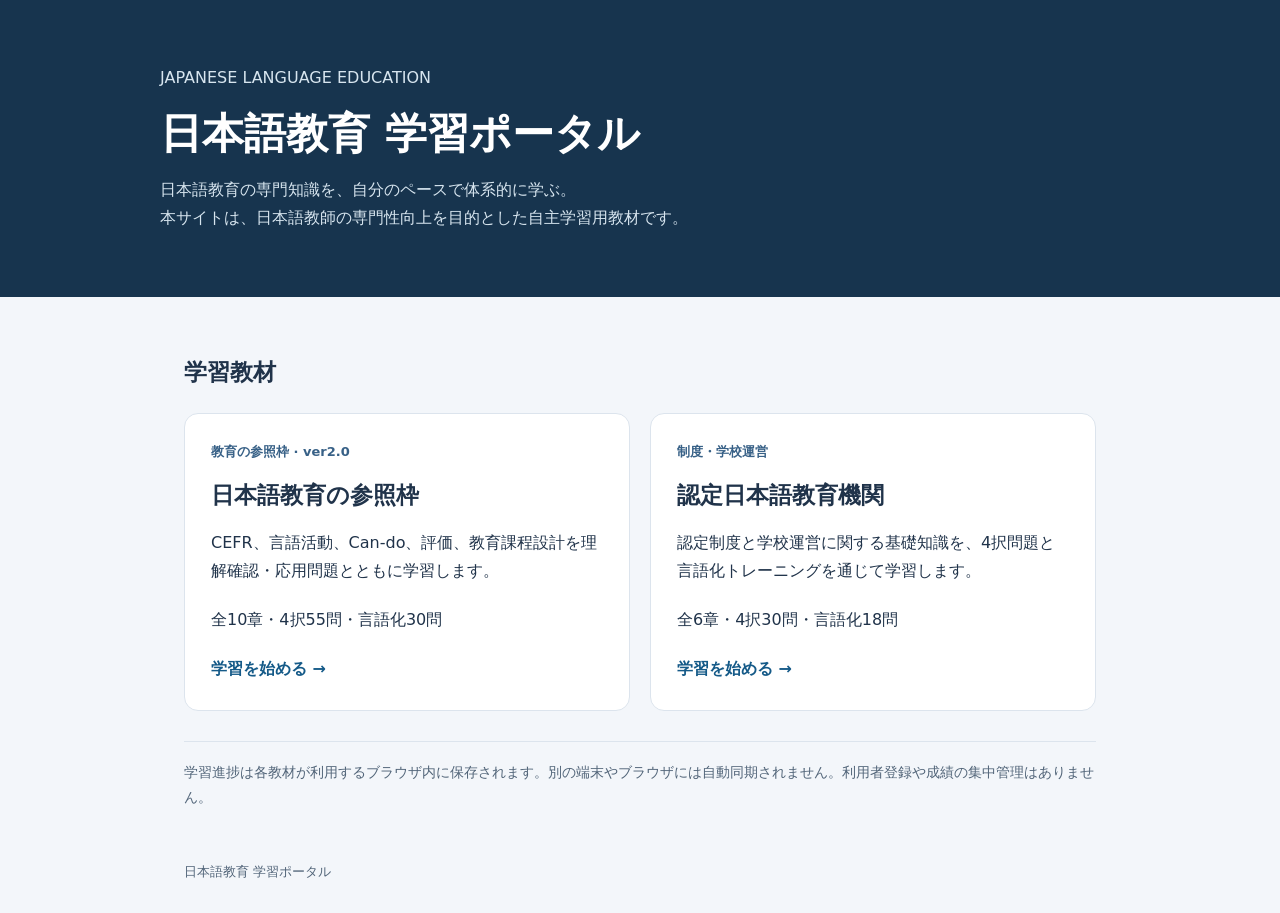
<file: index.html>
<!doctype html><html lang="ja"><head><meta charset="utf-8"><meta name="viewport" content="width=device-width,initial-scale=1"><title>日本語教育 学習ポータル</title><style>
*{box-sizing:border-box}body{margin:0;background:#f3f6fa;color:#20334a;font:16px/1.8 system-ui,sans-serif}header{background:#17344e;color:white;padding:64px 24px}header div,main,footer{max-width:960px;margin:auto}header p{color:#d7e5ef;margin:0}h1{font-size:clamp(27px,5vw,42px);line-height:1.4;margin:12px 0}main{padding:36px 24px}h2{font-size:23px}.courses{display:grid;grid-template-columns:repeat(auto-fit,minmax(min(100%,320px),1fr));gap:20px}.course{display:flex;flex-direction:column;background:white;border:1px solid #dce4ed;border-radius:14px;padding:26px;text-decoration:none;color:inherit;min-height:260px;transition:box-shadow .2s}.course:hover,.course:focus-visible{box-shadow:0 5px 20px #17344e22;outline:2px solid #356d98}.tag{font-size:13px;color:#386187;font-weight:700}.course h3{font-size:23px;margin:12px 0}.course p{margin:0 0 20px}.cta{margin-top:auto;color:#155a88;font-weight:700}.note{margin-top:30px;border-top:1px solid #dce4ed;padding-top:18px;font-size:14px;color:#526579}footer{padding:0 24px 30px;font-size:13px;color:#526579}</style></head><body><header><div><p>JAPANESE LANGUAGE EDUCATION</p><h1>日本語教育 学習ポータル</h1><p>日本語教育の専門知識を、自分のペースで体系的に学ぶ。</p><p>本サイトは、日本語教師の専門性向上を目的とした自主学習用教材です。</p></div></header><main><h2>学習教材</h2><div class="courses"><a class="course" href="reference/"><span class="tag">教育の参照枠 · ver2.0</span><h3>日本語教育の参照枠</h3><p>CEFR、言語活動、Can-do、評価、教育課程設計を理解確認・応用問題とともに学習します。</p><p>全10章・4択55問・言語化30問</p><span class="cta">学習を始める →</span></a><a class="course" href="accreditation/"><span class="tag">制度・学校運営</span><h3>認定日本語教育機関</h3><p>認定制度と学校運営に関する基礎知識を、4択問題と言語化トレーニングを通じて学習します。</p><p>全6章・4択30問・言語化18問</p><span class="cta">学習を始める →</span></a></div><p class="note">学習進捗は各教材が利用するブラウザ内に保存されます。別の端末やブラウザには自動同期されません。利用者登録や成績の集中管理はありません。</p></main><footer>日本語教育 学習ポータル</footer></body></html>
</file>
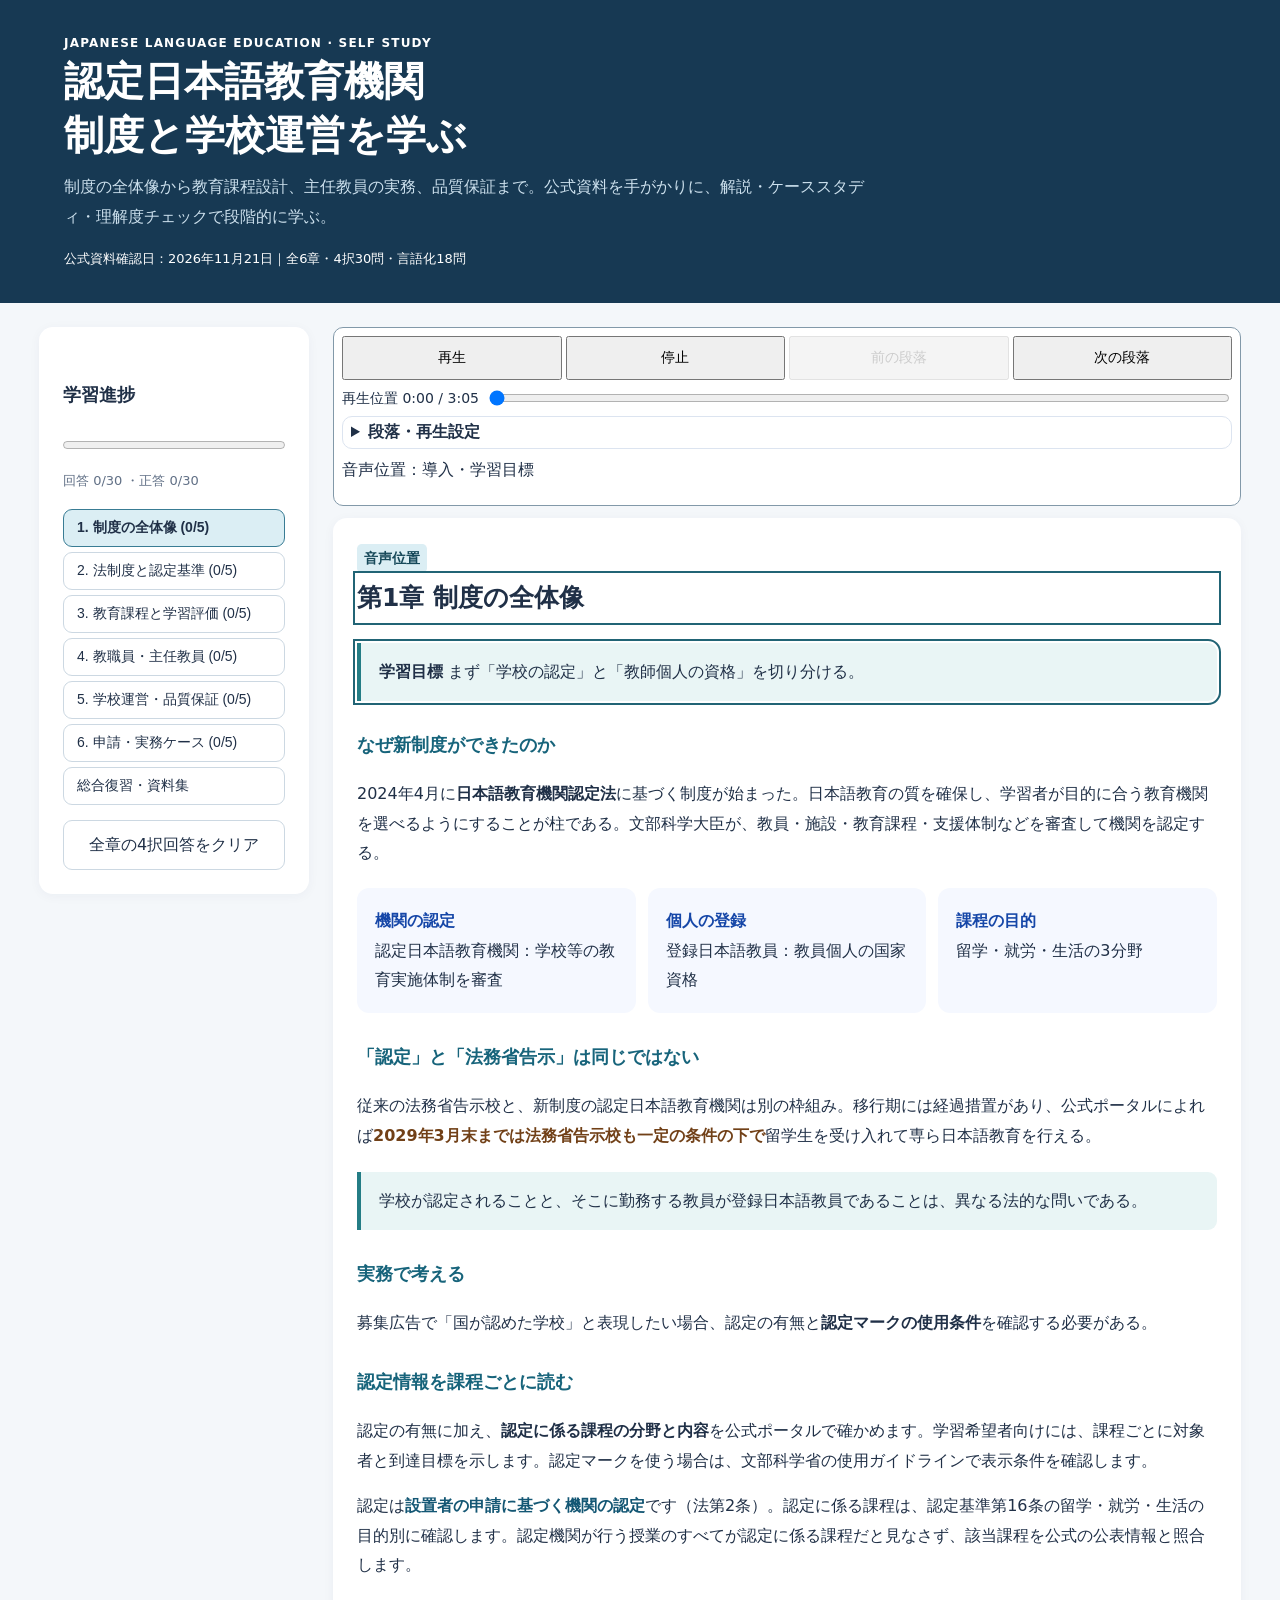
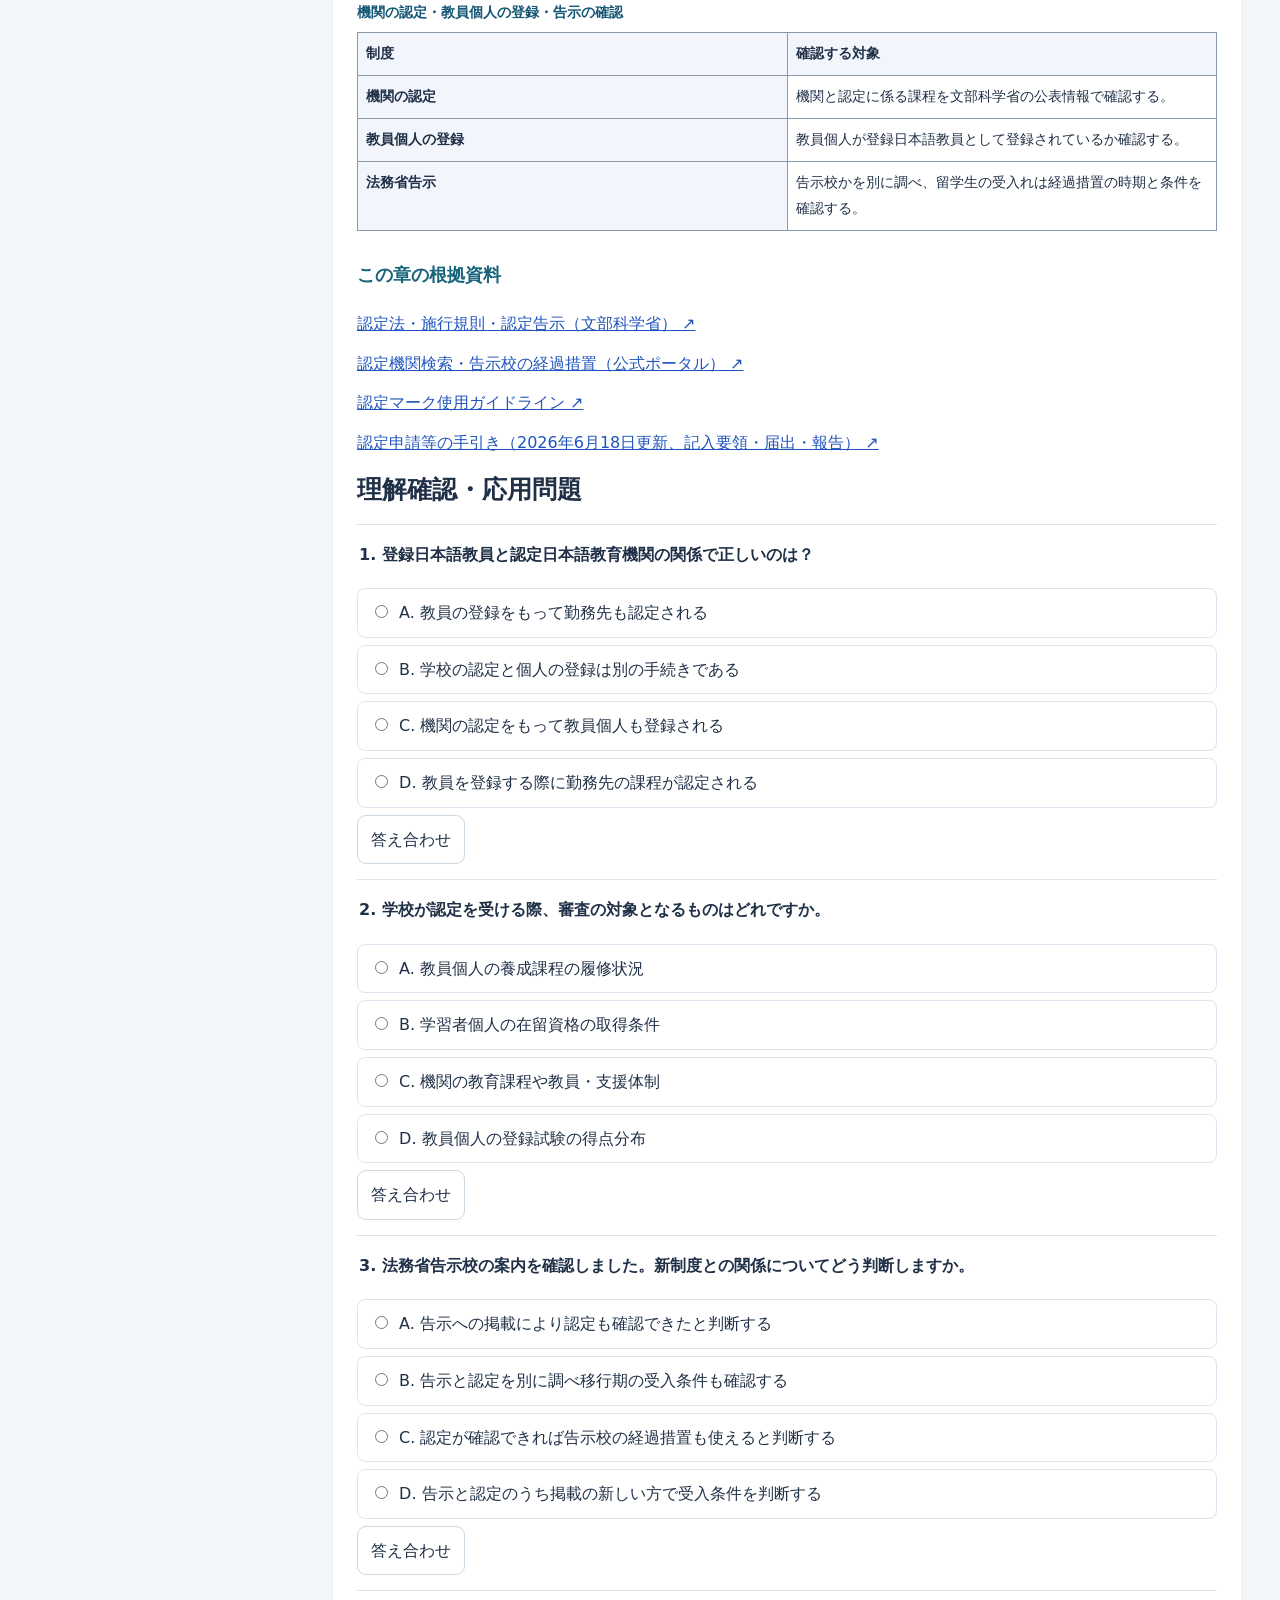
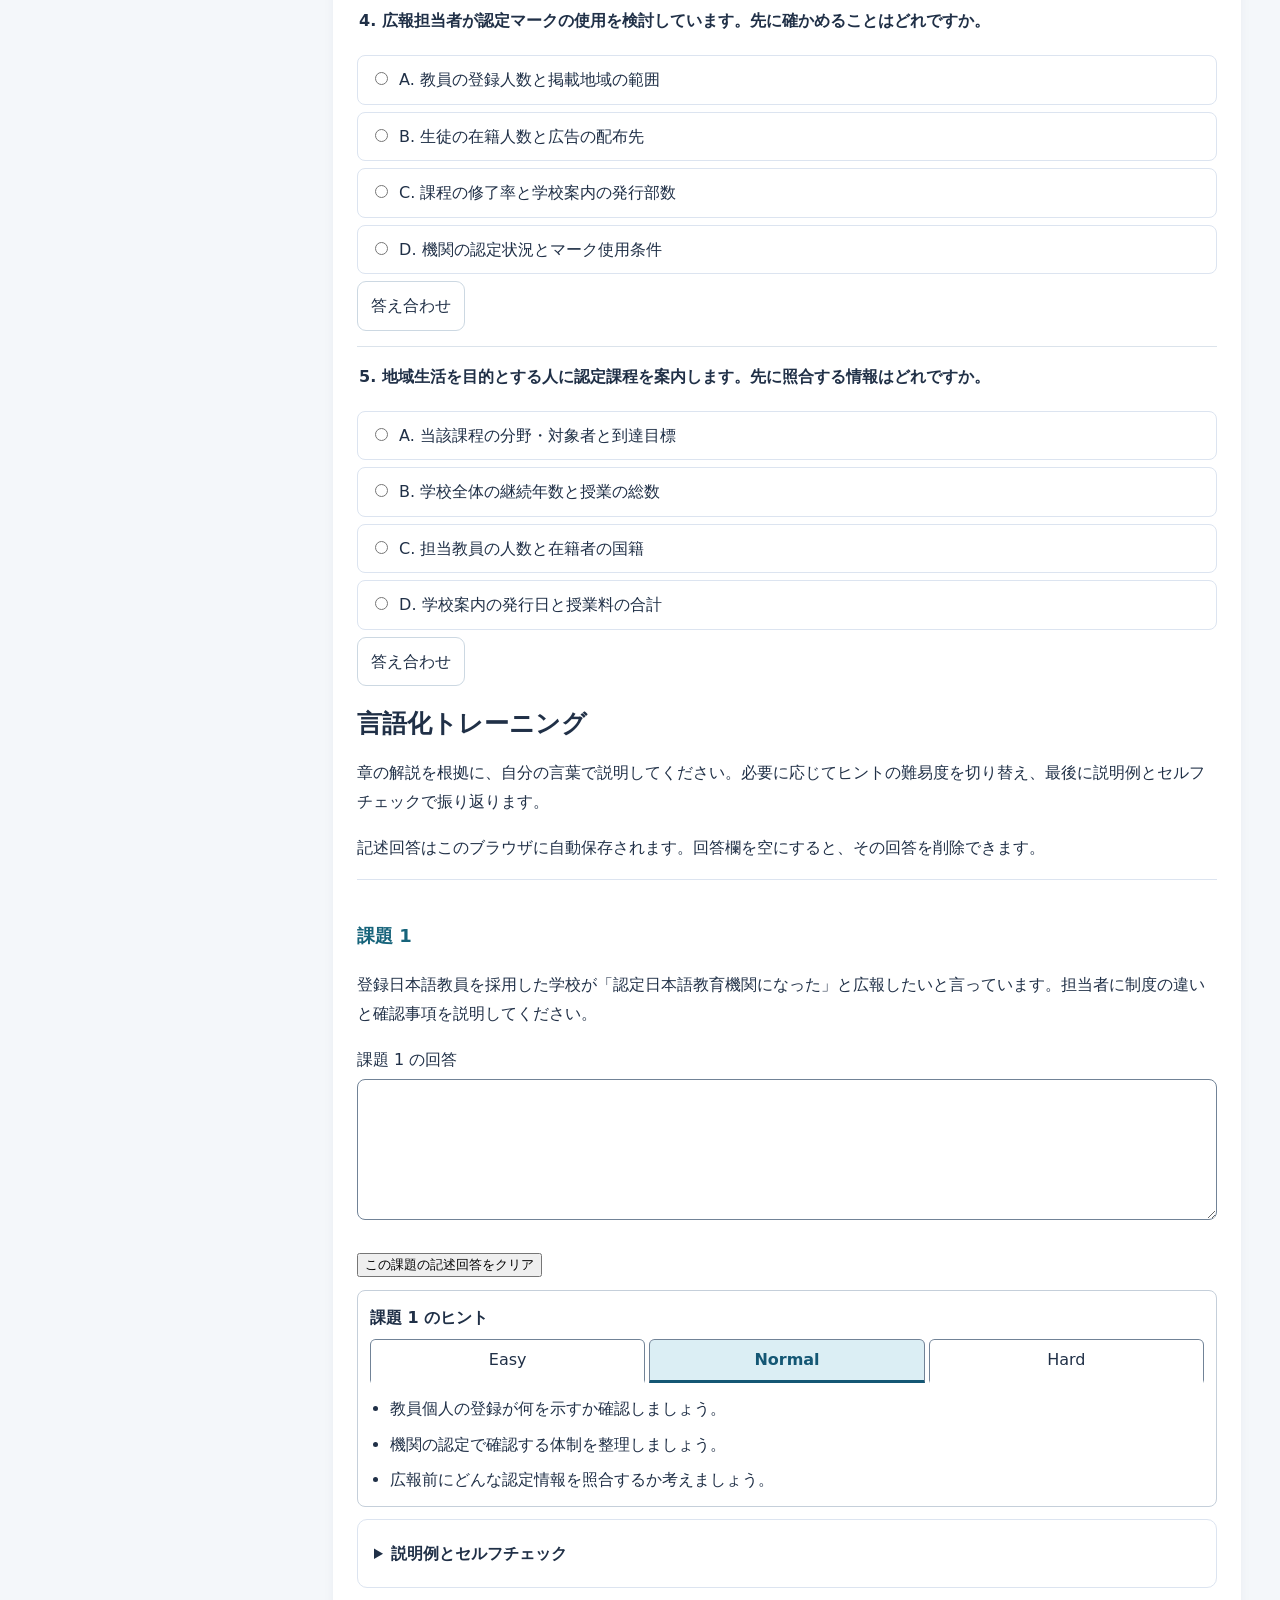
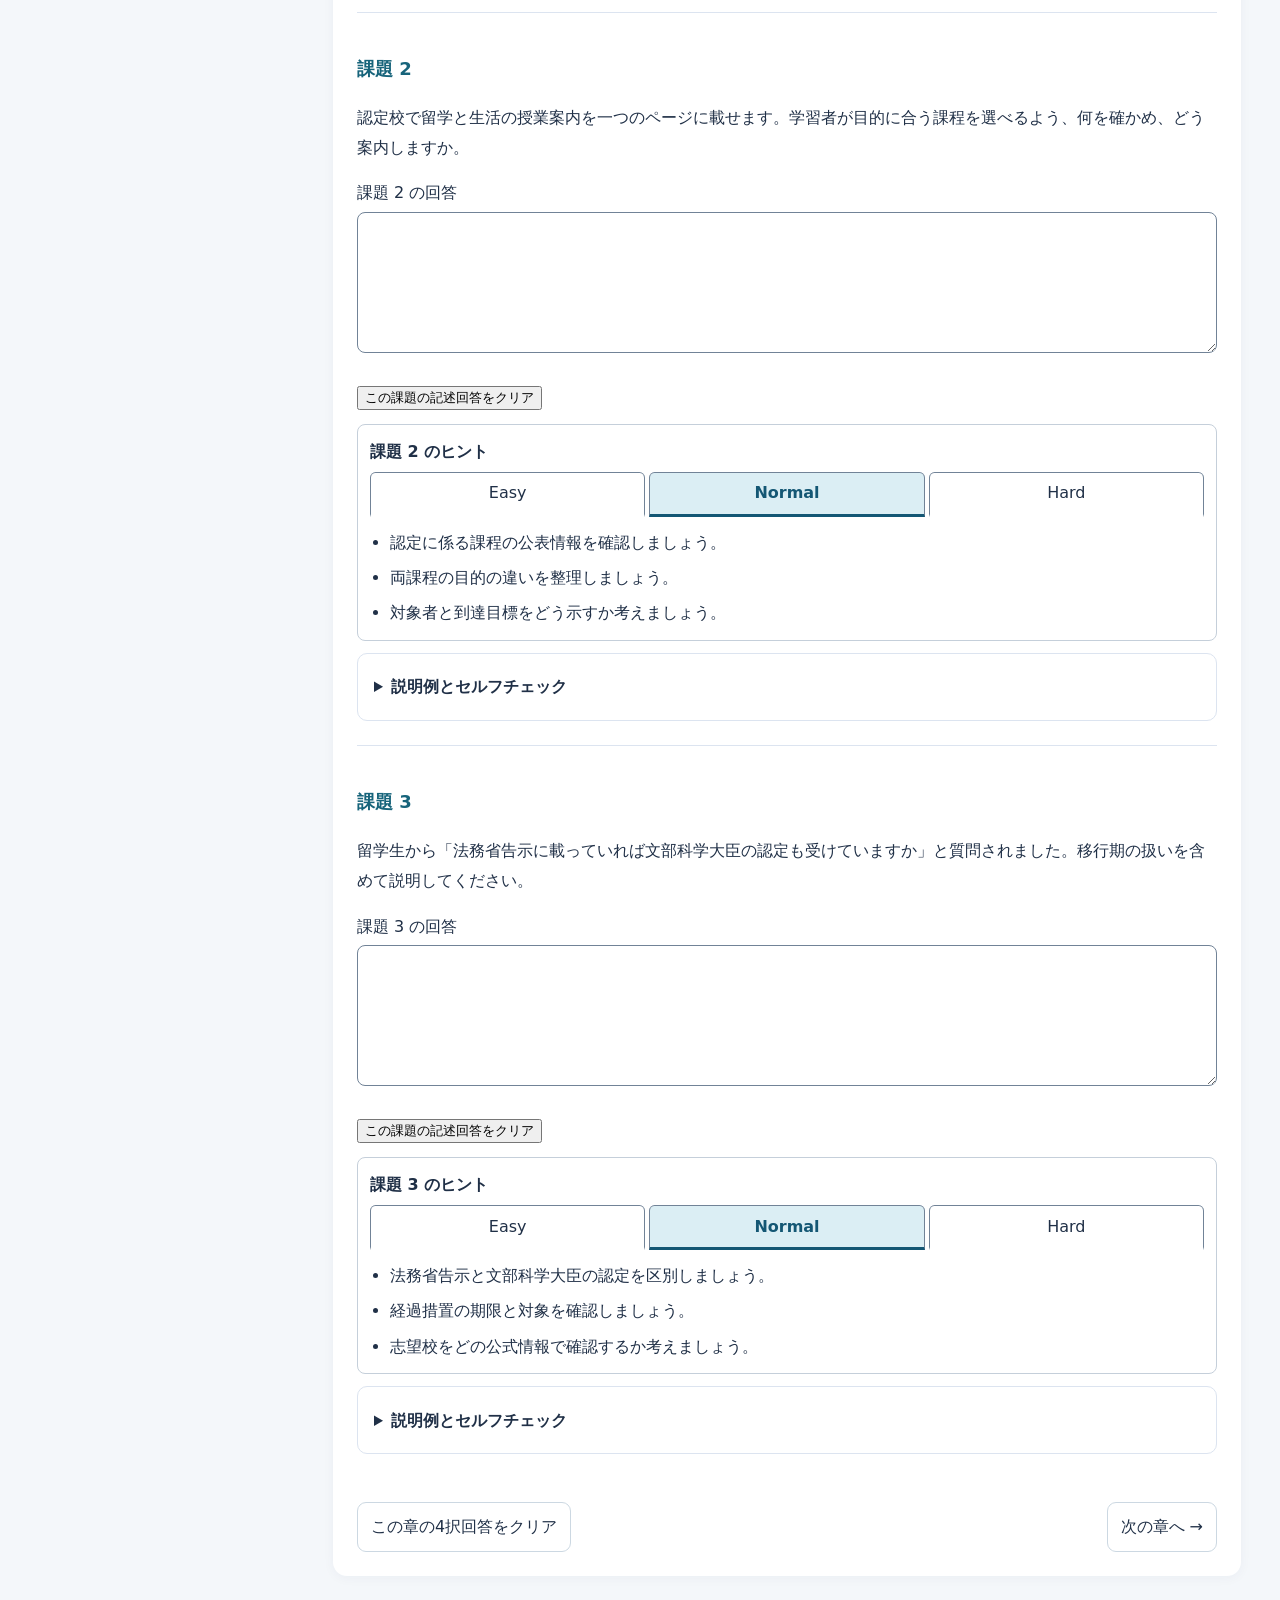
<file: accreditation/index.html>
<!doctype html><html lang="ja"><head><meta charset="utf-8"><meta name="viewport" content="width=device-width,initial-scale=1"><title>認定日本語教育機関 | インタラクティブ学習</title><style>:root{--bg:#f5f7fb;--ink:#17243b;--sub:#617086;--accent:#2457c5;--line:#dce4f0;--white:#fff}*{box-sizing:border-box}body{margin:0;font-family:system-ui,'Noto Sans JP',sans-serif;background:var(--bg);color:var(--ink);line-height:1.8}header{background:linear-gradient(120deg,#142d58,#2457c5);color:white;padding:42px max(22px,calc((100vw - 1120px)/2))}header h1{font-size:clamp(25px,4vw,40px);line-height:1.35;margin:8px 0}header p{max-width:800px;color:#e4edff}.tag{font-size:12px;letter-spacing:.1em;font-weight:700}main{max-width:1120px;margin:26px auto;padding:0 18px;display:grid;grid-template-columns:240px 1fr;gap:24px}nav{align-self:start;position:sticky;top:18px;background:white;border:1px solid var(--line);border-radius:16px;padding:16px}nav button{display:block;width:100%;border:0;background:transparent;text-align:left;padding:12px;border-radius:9px;color:var(--ink);cursor:pointer;font-size:14px}nav button.active{background:#e9f0ff;color:#1647a8;font-weight:700}nav button:hover{background:#f0f4fc}.content{min-width:0}.panel{background:white;border:1px solid var(--line);border-radius:16px;padding:clamp(20px,4vw,38px);margin-bottom:18px;box-shadow:0 5px 20px #17243b08}.muted{color:var(--sub)}h2{font-size:25px;margin:0 0 10px}h3{font-size:18px;margin-top:27px}p{margin:10px 0 16px}.eyebrow{color:var(--accent);font-size:12px;font-weight:800;letter-spacing:.12em}.note{border-left:4px solid #2457c5;background:#f0f5ff;padding:14px 18px;border-radius:0 9px 9px 0;margin:22px 0}.warn{border-left-color:#d08b24;background:#fff8e9}.cards{display:grid;grid-template-columns:repeat(3,minmax(0,1fr));gap:12px;margin:20px 0}.mini{background:#f5f8ff;padding:18px;border-radius:12px}.mini strong{display:block;color:#1647a8}table{border-collapse:collapse;width:100%;font-size:14px;margin:20px 0}td,th{border-bottom:1px solid var(--line);padding:12px;text-align:left;vertical-align:top}th{background:#f2f6fc}.quiz{background:#f8faff;border:1px solid var(--line);border-radius:13px;padding:20px;margin:24px 0}.quiz legend{font-weight:700;margin-bottom:12px}.quiz label{display:block;padding:9px 12px;margin:7px 0;border:1px solid var(--line);border-radius:8px;cursor:pointer;background:white}.quiz label:has(input:checked){border-color:var(--accent);background:#eef4ff}.quiz button,.next,.reset{background:var(--accent);border:0;color:white;border-radius:9px;padding:11px 18px;cursor:pointer;font-weight:700}.result{margin-top:12px;font-weight:600}.sources a{display:block;margin:10px 0;color:#2055bd;overflow-wrap:anywhere}.progress{height:8px;background:#e2e9f5;border-radius:9px;overflow:hidden;margin:14px 0}.progress div{height:100%;background:#2e7dce;transition:width .2s}.hidden{display:none}.chapter-footer{display:flex;justify-content:space-between;gap:12px;align-items:center;flex-wrap:wrap;margin-top:24px}.small{font-size:13px}.term{font-weight:700;color:#204d9d}details{border:1px solid var(--line);border-radius:10px;padding:12px 16px;margin:12px 0}summary{cursor:pointer;font-weight:700}@media(max-width:760px){main{display:block}nav{position:static;margin-bottom:18px;display:flex;overflow:auto;gap:4px}nav button{white-space:nowrap;width:auto}header{padding:28px 20px}.cards{grid-template-columns:1fr}.panel{padding:20px}table{font-size:12px}td,th{padding:8px}}progress{width:100%;accent-color:var(--accent)}.training-task{border-top:1px solid var(--line);padding:12px 0}.quiz label{overflow-wrap:anywhere}.quiz input{margin-right:6px}fieldset{min-width:0;border:0;padding:0;margin:0}.feedback{margin-top:12px}.feedback li{margin:8px 0}</style><style>/* Match reference course layout while retaining accreditation-specific content */ body{background:#f4f7fa;color:#203047;line-height:1.85}header{background:#173953;padding:32px max(5vw,20px)}header h1{margin:0}header p{color:#cce0ed}main{max-width:1250px;margin:0 auto;grid-template-columns:270px minmax(0,1fr);padding:24px;gap:24px}aside.course-sidebar{align-self:start;position:sticky;top:16px;background:white;border-radius:14px;padding:24px;box-shadow:0 2px 12px #1739530b}nav#nav{position:static;border:0;padding:0;border-radius:0;display:block}nav#nav button{display:block;width:100%;text-align:left;margin:5px 0;padding:9px 13px;border:1px solid #ccd8e2;border-radius:9px;background:white;color:#203047}nav#nav button:hover,nav#nav button.active{background:#dbeef4;border-color:#397c94;color:#203047}.panel{border:0;border-radius:14px;padding:24px;box-shadow:0 2px 12px #1739530b}.panel h3{color:#17647b}.note{background:#e9f5f5;border-left-color:#247d85}.quiz{background:white;border:0;border-top:1px solid #dbe3eb;border-radius:0;padding:15px 0;margin:0}.quiz button,.next,.reset,.sidebar-reset{font:inherit;cursor:pointer;border:1px solid #ccd8e2;background:white;color:#203047;border-radius:9px;padding:9px 13px}.quiz button:hover,.next:hover,.reset:hover,.sidebar-reset:hover{background:#dbeef4;border-color:#397c94}progress{accent-color:#247d85}.sidebar-reset{width:100%;margin-top:10px}.content{min-width:0}.chapter-footer{margin-top:24px}@media(max-width:760px){main{display:block;padding:12px}aside.course-sidebar{position:static;margin-bottom:12px;padding:15px}nav#nav{display:grid;grid-template-columns:1fr 1fr;gap:4px}nav#nav button{white-space:normal;width:100%;font-size:14px}header{padding:28px 20px}.panel{padding:18px}} .quiz .feedback{border-radius:10px;padding:12px 14px;background:#f1f5f8;color:#203047}.quiz .feedback>strong{display:block;margin-bottom:8px;color:#17647b}.quiz .feedback ul{list-style:none;padding:0;margin:0}.quiz .feedback li{padding:12px 14px;margin:8px 0;border:1px solid #ccd8e2;border-radius:9px;background:#fff;color:#203047}.quiz .feedback li.is-correct{background:#e0f3e6;border-color:#80b995}.quiz .feedback li .answer-verdict{display:block;font-weight:700}.quiz .feedback li.is-correct .answer-verdict{color:#17653a}.quiz .feedback li.is-incorrect .answer-verdict{color:#a13b31}.quiz .feedback li .answer-reason{display:block;margin-top:5px;font-weight:400;color:#203047} </style><link rel="stylesheet" href="../training.css"><link rel="stylesheet" href="../lesson.css"><link rel="stylesheet" href="../audio/player.css"><style>
.quiz .feedback>strong.quiz-verdict--correct { color:#17653a; }
.quiz .feedback>strong.quiz-verdict--incorrect { color:#a13b31; }
@media (prefers-color-scheme: dark) {
  .quiz .feedback>strong.quiz-verdict--correct { color:#b7efc7; }
  .quiz .feedback>strong.quiz-verdict--incorrect { color:#ffb4aa; }
}
/* Accreditation theme alignment: loaded after shared dark-mode rules. */
@media (prefers-color-scheme: dark) {
  body { background:#111923; color:#e5edf6; }
  aside.course-sidebar, .panel { background:#1c2836; color:#e5edf6; }
  aside.course-sidebar h3, .panel h3 { color:#a8d7f1; }
  aside.course-sidebar .muted { color:#b4c4d7; }
  nav#nav button, .sidebar-reset, .quiz button, .next, .reset {
    background:#243446; color:#e5edf6; border-color:#465569;
  }
  nav#nav button:hover, nav#nav button.active,
  .sidebar-reset:hover, .quiz button:hover, .next:hover, .reset:hover {
    background:#2a4260; color:#e5edf6; border-color:#8bbbd1;
  }
  .quiz { background:transparent; border-color:#465569; }
  .quiz label { background:#243446; color:#e5edf6; border-color:#465569; }
  .quiz label:has(input:checked) { background:#2a4260; border-color:#8bbbd1; }
  .note { background:#243446; border-left-color:#64a9b8; }
  .quiz .feedback { background:#243446; color:#e5edf6; }
  .quiz .feedback>strong { color:#a8d7f1; }
  .quiz .feedback li { background:#1c2836; color:#e5edf6; border-color:#465569; }
  .quiz .feedback li.is-correct { background:#234737; border-color:#569a72; }
  .quiz .feedback li.is-correct .answer-verdict { color:#b7efc7; }
  .quiz .feedback li.is-incorrect .answer-verdict { color:#ffb4aa; }
  .quiz .feedback li .answer-reason { color:#e5edf6; }
}
</style></head><body><header><div class="tag">JAPANESE LANGUAGE EDUCATION · SELF STUDY</div><h1>認定日本語教育機関<br>制度と学校運営を学ぶ</h1><p>制度の全体像から教育課程設計、主任教員の実務、品質保証まで。公式資料を手がかりに、解説・ケーススタディ・理解度チェックで段階的に学ぶ。</p><div class="small">公式資料確認日：2026年11月21日｜全6章・4択30問・言語化18問</div></header><main><aside class="course-sidebar"><h3>学習進捗</h3><progress id="bar" aria-label="4択問題の回答進捗" max="30" value="0"></progress><p id="status" class="small muted"></p><nav id="nav" aria-label="章一覧"></nav><button class="sidebar-reset" onclick="clearAllCurrent()">全章の4択回答をクリア</button></aside><div class="content"><div id="lesson-audio" class="lesson-audio-host" hidden></div><div id="lesson" tabindex="-1"></div></div></main>
<script src="../training.js"></script>
<script src="chapters.js"></script>
<script src="../audio/player.js"></script>
<script>
const attachAudio = createLessonAudio(document.getElementById("lesson-audio"));
const sources = {
  "law": [
    "認定法・施行規則・認定告示（文部科学省）",
    "https://www.mext.go.jp/a_menu/nihongo_kyoiku/mext_02665.html"
  ],
  "criteria": [
    "認定等に関する資料一覧（文部科学省）",
    "https://www.mext.go.jp/a_menu/nihongo_kyoiku/mext_02666.html"
  ],
  "manual": [
    "認定申請等の手引き（2026年6月18日更新、記入要領・届出・報告）",
    "https://www.mext.go.jp/a_menu/nihongo_kyoiku/1246441_00009.html"
  ],
  "portal": [
    "認定機関検索・告示校の経過措置（公式ポータル）",
    "https://www.nihongokyouiku.mext.go.jp/top/guide-japanese-language-institution"
  ],
  "egov": [
    "認定日本語教育機関認定基準（e-Gov、第5条・第19条等）",
    "https://laws.e-gov.go.jp/law/505M60000080040"
  ],
  "faq": [
    "日本語教育機関認定法 よくある質問集（文部科学省）",
    "https://www.mext.go.jp/content/20260612-mxt_nihongo01-000034833_001.pdf.pdf"
  ],
  "review": [
    "認定等の審査要領（2026年10月30日改定）",
    "https://www.mext.go.jp/content/20250324-mxt_nihongo01-000034783_4.pdf"
  ],
  "checks": [
    "認定等に当たり確認すべき事項（教職員体制・点検等）",
    "https://www.mext.go.jp/content/20241015-mxt_nihongo01-000034783_1.pdf"
  ],
  "curriculum": [
    "日本語教育課程編成のための指針（2024年10月15日改定、第5節）",
    "https://www.mext.go.jp/content/20241015-mxt_nihongo01-000034783_2.pdf"
  ],
  "attendance": [
    "出席管理及び在留継続支援体制に係る運営ガイドライン",
    "https://www.mext.go.jp/content/20240412-mxt_nihongo01-000034783_3.pdf"
  ],
  "mark": [
    "認定マーク使用ガイドライン",
    "https://www.mext.go.jp/content/20240327-mxt_nihongo01-000034783_6.pdf"
  ]
};
const progressKey = 'ninteiQuizAnswers';
const legacyKey = 'ninteiProgress';
const reviewIndex = chapters.length;
let active = 0;
let answers = readProgress(progressKey);
let legacy = readProgress(legacyKey);

function readProgress(key) {
  try {
    return JSON.parse(localStorage.getItem(key)) || {};
  } catch {
    return {};
  }
}

function saveProgress() {
  try {
    localStorage.setItem(progressKey, JSON.stringify(answers));
  } catch {
    // The current page still works if the browser blocks storage.
  }
}

function links(keys) {
  return keys.map(key => {
    const [label, url] = sources[key];
    return `<a href="${url}" target="_blank" rel="noopener">${label} ↗</a>`;
  }).join('');
}

function chapterAnswers(index) {
  return chapters[index].qs.filter((_, question) => Number.isInteger(answers[`${index}_${question}`])).length;
}

function renderProgress() {
  const answered = chapters.reduce((sum, _, index) => sum + chapterAnswers(index), 0);
  const correct = chapters.reduce((sum, chapter, index) =>
    sum + chapter.qs.filter((question, number) => answers[`${index}_${number}`] === question.key).length, 0);
  const previous = chapters.filter((_, index) => legacy[index] === true).length;
  document.getElementById('bar').value = answered;
  document.getElementById('status').textContent =
    `回答 ${answered}/30 ・正答 ${correct}/30` + (previous ? ` ・旧版で正解済み ${previous}/6章` : '');
  document.getElementById('nav').innerHTML = chapters.map((chapter, index) =>
    `<button ${index === active ? 'class="active" aria-current="step"' : ''} onclick="go(${index})">
      ${index + 1}. ${chapter.title} (${chapterAnswers(index)}/5)${legacy[index] === true ? ' ｜旧版で正解済み' : ''}
    </button>`
  ).join('') + `<button ${active === reviewIndex ? 'class="active" aria-current="step"' : ''} onclick="go(${reviewIndex})">総合復習・資料集</button>`;
}

function renderQuiz(question, index) {
  const selected = answers[`${active}_${index}`];
  const done = Number.isInteger(selected);
  return `<form class="quiz" onsubmit="check(event, ${index})">
    <fieldset ${done ? 'disabled' : ''}>
      <legend>${index + 1}. ${question.q}</legend>
      ${question.opts.map((option, number) => `
        <label><input type="radio" name="answer" value="${number}" ${selected === number ? 'checked' : ''} required>
          ${'ABCD'[number]}. ${option}
        </label>`).join('')}
    </fieldset>
    ${done ? `
      <div class="feedback" id="feedback-${index}" tabindex="-1">
        <strong class="quiz-verdict ${selected === question.key ? 'quiz-verdict--correct' : 'quiz-verdict--incorrect'}" role="status">${selected === question.key ? '✓ 正解！' : '✕ 不正解。'} 正答 ${'ABCD'[question.key]}</strong>
        <ul>${question.feedback.map((reason, number) => `
          <li class="${number === question.key ? 'is-correct' : 'is-incorrect'}"><strong class="answer-verdict">${number === question.key ? '✓ OK' : '✕ NG'} ｜ ${'ABCD'[number]}. ${question.opts[number]}</strong><span class="answer-reason">${reason}</span></li>
        `).join('')}</ul>
      </div>` : '<button type="submit">答え合わせ</button>'}
  </form>`;
}

function render() {
  renderProgress();
  const root = document.getElementById('lesson');
  if (active === reviewIndex) {
    attachAudio(root, null);
    root.innerHTML = `<section class="panel">
      <h2>総合復習・公式資料</h2>
      <p>各章の言語化トレーニングを使い、制度の根拠と実務での判断を説明できるか振り返ってください。</p>
      <h3>一次資料</h3>
      <div class="sources">${links(Object.keys(sources))}</div>
      <button class="reset" onclick="resetAll()">4択の学習進捗をリセット（旧版記録を含む）</button>
    </section>`;
    return;
  }
  const chapter = chapters[active];
  root.innerHTML = `<article class="panel">
    <h2>第${active + 1}章 ${chapter.title}</h2>
    <p class="note"><strong>学習目標</strong> ${chapter.lead}</p>
    <div class="lesson-explanation">${chapter.html}</div>
    <h3>この章の根拠資料</h3>
    <div class="sources">${links(chapter.refs)}</div>
    <h2>理解確認・応用問題</h2>
    ${chapter.qs.map(renderQuiz).join('')}
    ${renderTraining(chapter.training, 'accreditation', active)}
    <div class="chapter-footer">
      <button class="reset" onclick="retry()">この章の4択回答をクリア</button>
      <button class="next" onclick="go(${active + 1})">${active + 1 === reviewIndex ? '総合復習へ' : '次の章へ →'}</button>
    </div>
  </article>`;
  restoreTrainingAnswers(root);
  attachAudio(root.querySelector('article'), lessonAudioChapter("accreditation", active,
    [chapter.title, chapter.lead, chapter.html], "認定日本語教育機関"));
}

function check(event, index) {
  event.preventDefault();
  const form = event.currentTarget;
  const value = new FormData(form).get('answer');
  const key = `${active}_${index}`;
  if (value === null || Number.isInteger(answers[key])) return;
  answers[key] = Number(value);
  saveProgress();
  form.outerHTML = renderQuiz(chapters[active].qs[index], index);
  renderProgress();
  document.getElementById(`feedback-${index}`).focus();
}

function retry() {
  if (!confirm('この章の4択回答を消去しますか？')) return;
  chapters[active].qs.forEach((_, index) => delete answers[`${active}_${index}`]);
  saveProgress();
  go(active);
}

function clearAllCurrent() {
  if (!confirm('認定教材の全章の4択回答をクリアしますか？旧版記録・記述回答・音声設定は残ります。')) return;
  answers = {};
  saveProgress();
  render();
}

function resetAll() {
  if (!confirm('現行4択の回答と旧版の学習記録を両方削除しますか？記述回答と音声設定は残ります。')) return;
  answers = {};
  legacy = {};
  try {
    localStorage.removeItem(progressKey);
    localStorage.removeItem(legacyKey);
  } catch {
    // Clear the current page state even if storage is unavailable.
  }
  go(active);
}

function go(index) {
  active = index;
  render();
  document.getElementById('lesson').focus({preventScroll: true});
  window.scrollTo(0, 0);
}

render();

</script></body></html>
</file>
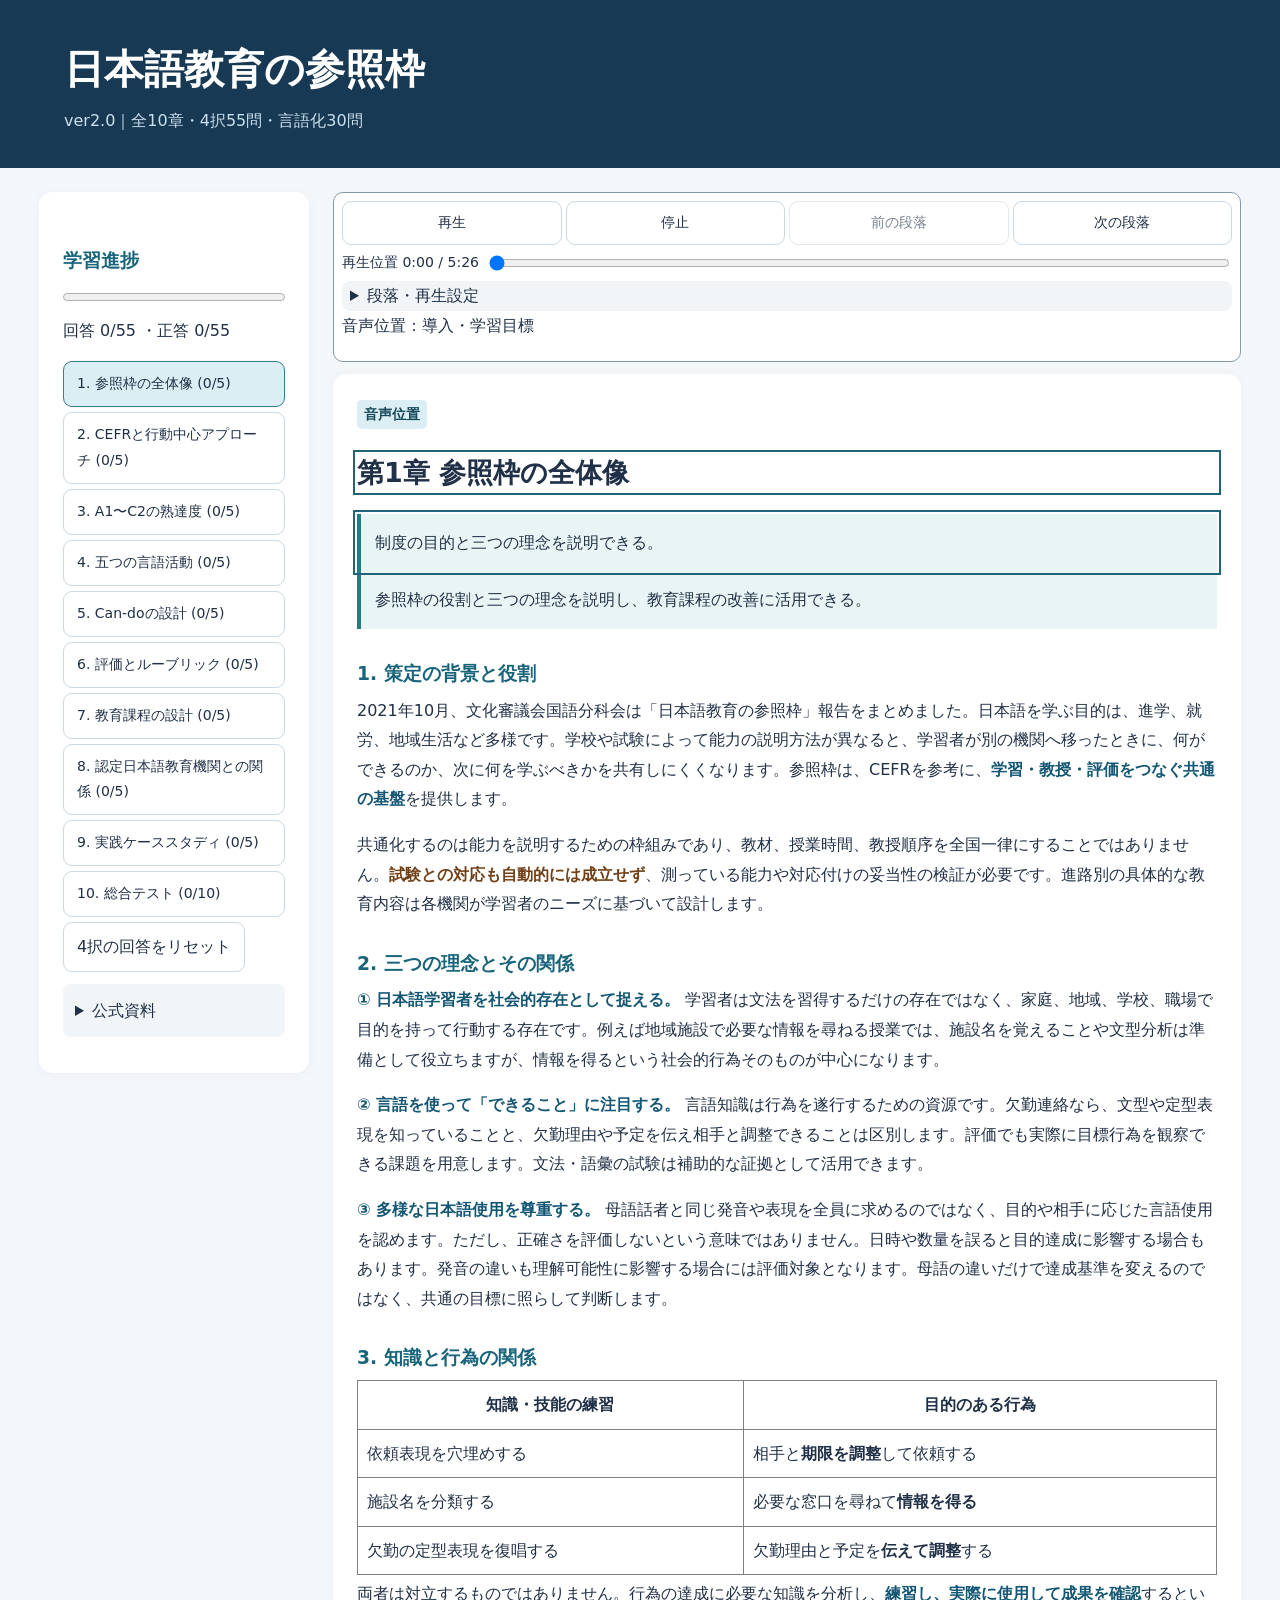
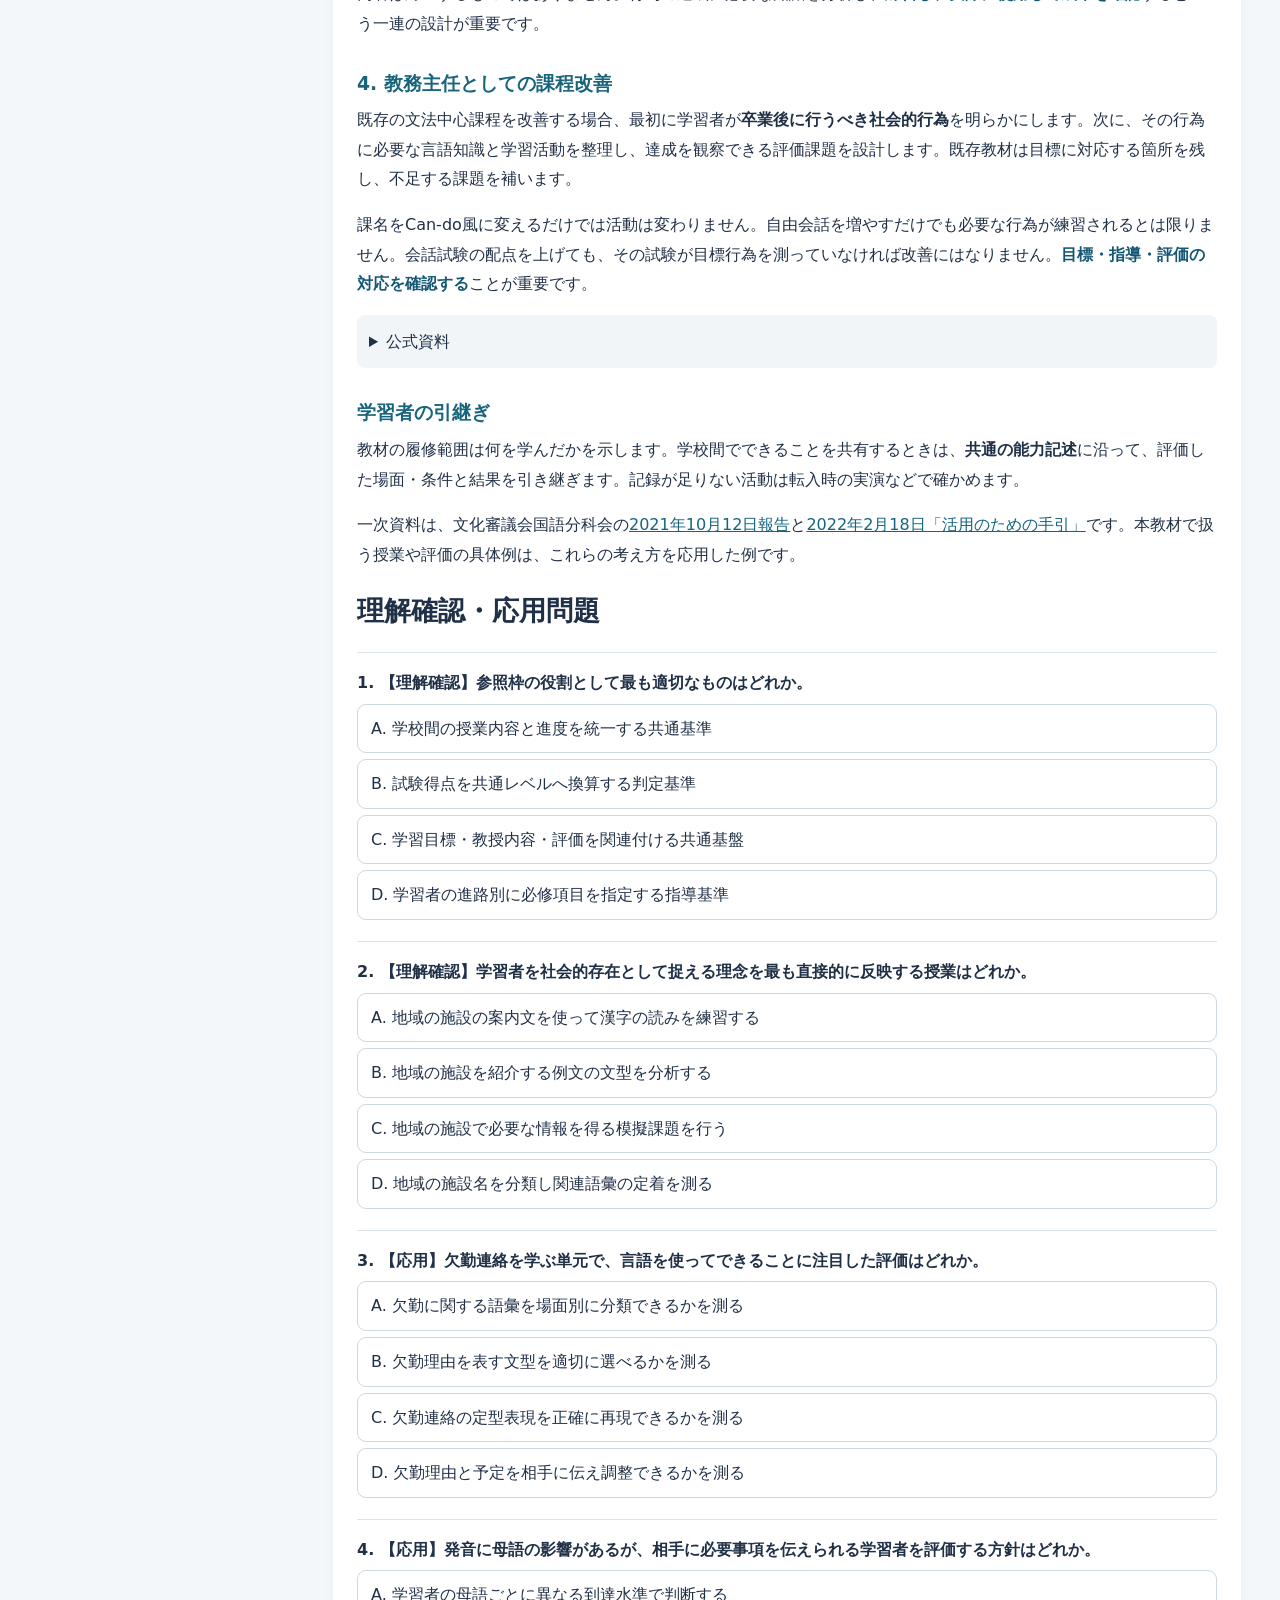
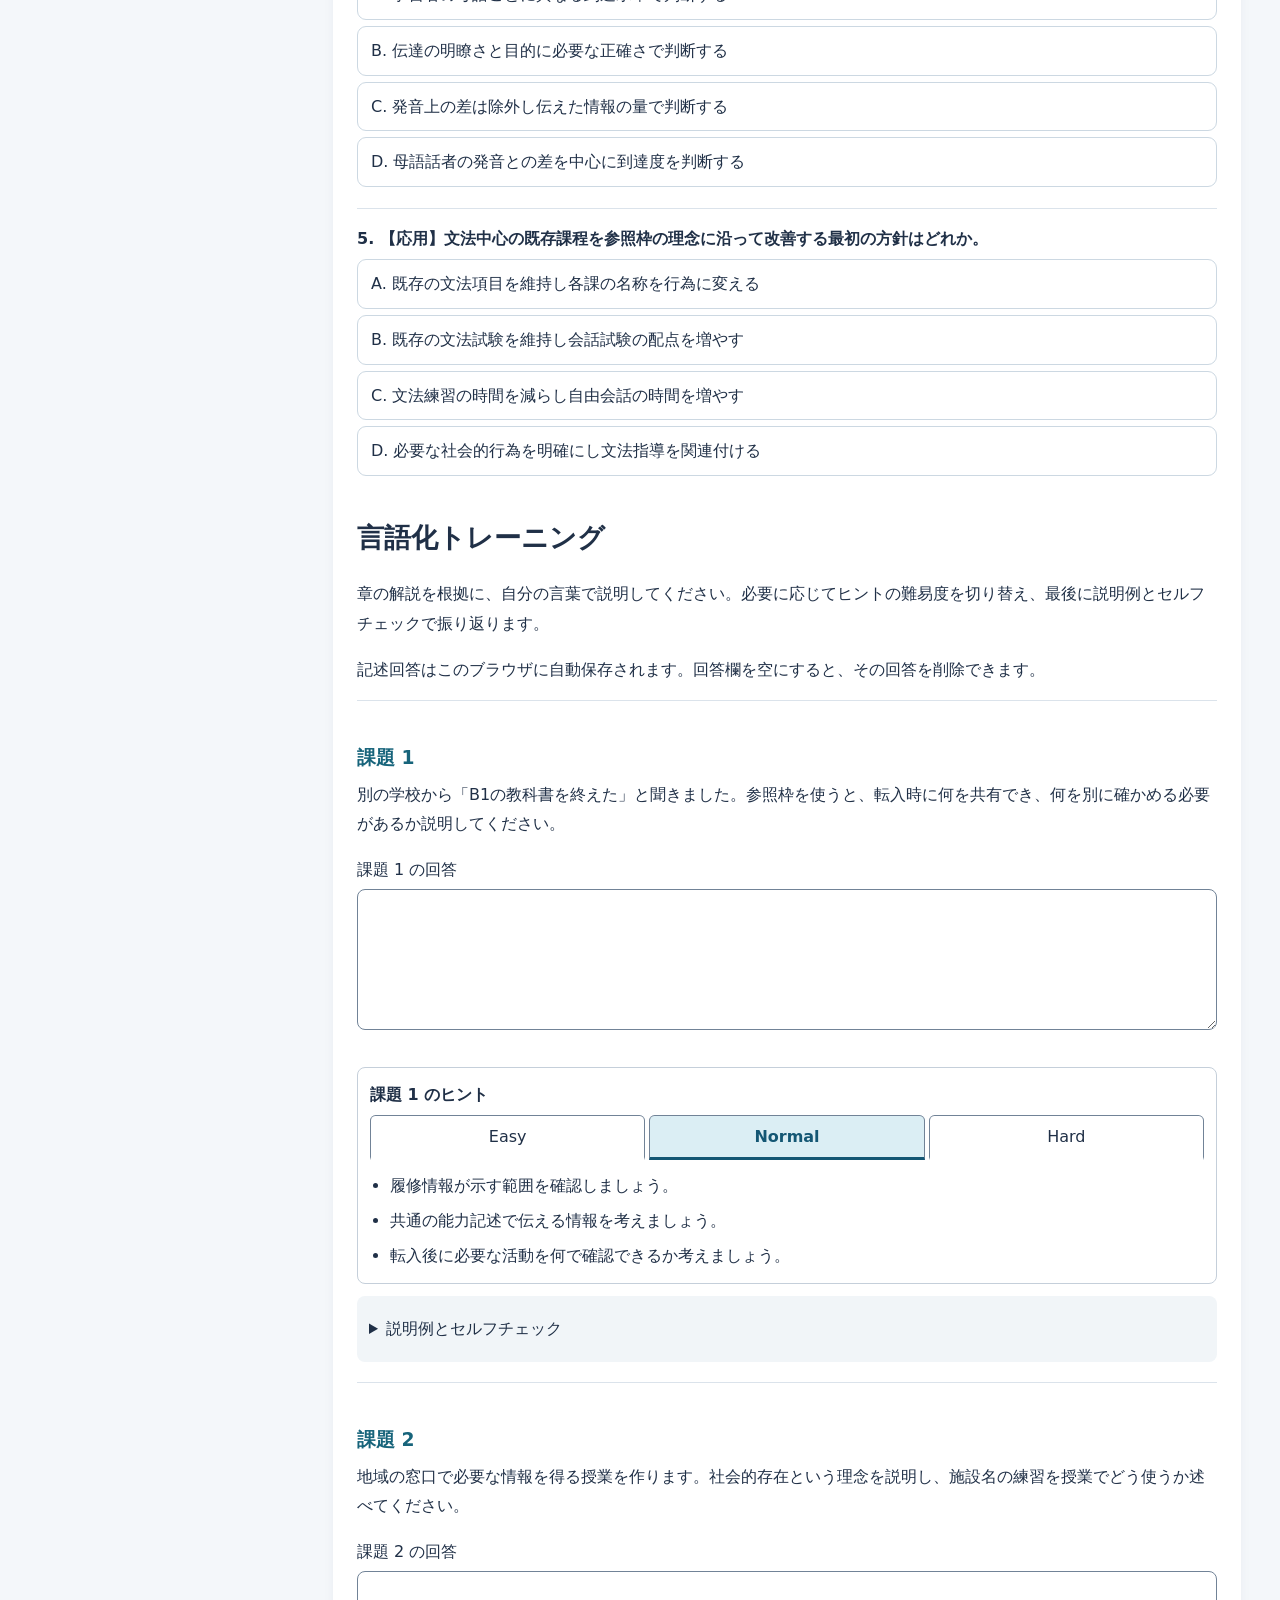
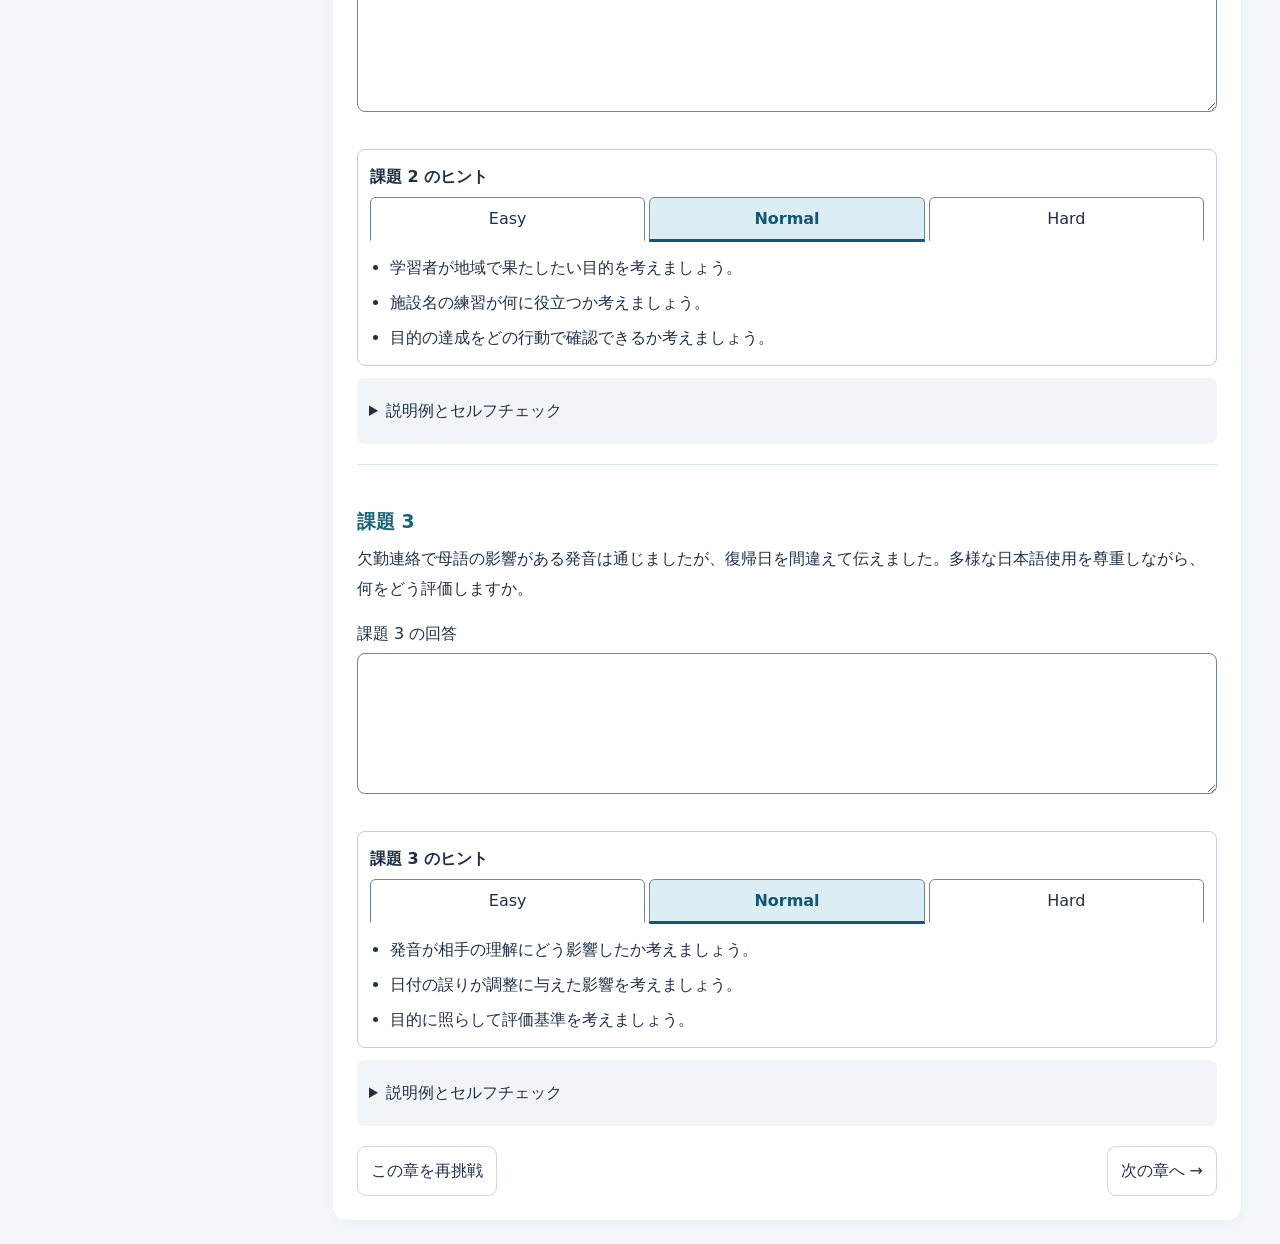
<file: reference/index.html>
<!doctype html>
<html lang="ja"><meta charset="utf-8"><meta name="viewport" content="width=device-width,initial-scale=1"><title>日本語教育の参照枠 ver2.0</title><style> *{box-sizing:border-box}body{margin:0;background:#f4f7fa;color:#203047;font:16px/1.85 system-ui,sans-serif}header{background:#173953;color:white;padding:32px max(5vw,20px)}header h1{margin:0;font-size:clamp(25px,4vw,40px)}header p{margin:0;color:#cce0ed}main{max-width:1250px;margin:auto;display:grid;grid-template-columns:270px 1fr;gap:24px;padding:24px}aside{align-self:start;position:sticky;top:16px}nav button{display:block;width:100%;text-align:left;margin:5px 0}button{font:inherit;cursor:pointer;border:1px solid #ccd8e2;background:white;color:#203047;border-radius:9px;padding:9px 13px}button:hover,button.active{background:#dbeef4;border-color:#397c94}article,aside{background:white;border-radius:14px;padding:24px;box-shadow:0 2px 12px #1739530b}h2{font-size:27px;line-height:1.4}h3{color:#17647b;margin-bottom:4px}p{margin-top:4px}.goal{background:#e9f5f5;padding:14px;border-left:4px solid #247d85}.question{border-top:1px solid #dbe3eb;padding:15px 0}.choices button{display:block;width:100%;text-align:left;margin:6px 0}.correct{background:#e0f3e6!important}.wrong{background:#ffe9e5!important}.feedback{color:#34576a;font-weight:600}progress{width:100%;accent-color:#247d85}a{color:#146581}textarea{width:100%;padding:12px;font:inherit;border:1px solid #ccd8e2;border-radius:8px}.foot{display:flex;flex-wrap:wrap;justify-content:space-between;gap:8px}.tag{font-size:13px;letter-spacing:.08em;color:#17647b}details{background:#f1f5f8;padding:12px;border-radius:8px;margin:12px 0} @media(max-width:760px){main{display:block;padding:12px}aside{position:static;margin-bottom:12px;padding:15px}nav{display:grid;grid-template-columns:1fr 1fr;gap:4px}article{padding:18px}}.reason{background:#f1f5f8;padding:12px;border-radius:10px;font-weight:normal}.reasonitem{border-top:1px solid #ccd8e2;padding:10px 0}.original-question{background:white;border-left:3px solid #397c94;padding:10px 12px;margin:4px 0 12px;line-height:1.65}.original-question span{font-size:12px;color:#17647b;font-weight:600}main{display:block;max-width:950px}button:disabled{cursor:default;color:#203047}h3{margin-top:28px}main{display:grid;max-width:1250px} @media(max-width:760px){main{display:block}} .reasonitem p{font-weight:400} nav button{font-size:14px}article{min-width:0;overflow-wrap:anywhere}summary{cursor:pointer}.training-task{border-top:1px solid #dbe3eb;padding:12px 0}.training-task details{margin:8px 0}</style><link rel="stylesheet" href="../training.css"><link rel="stylesheet" href="../lesson.css"><link rel="stylesheet" href="../audio/player.css"><style>
.question .feedback{margin-top:12px;border-radius:10px;padding:12px 14px;background:#f1f5f8;color:#203047;font-weight:400}
.question .feedback>strong{display:block;margin-bottom:8px;font-weight:700}
.question .feedback>strong.quiz-verdict--correct,.question .feedback .is-correct .answer-verdict{color:#17653a}
.question .feedback>strong.quiz-verdict--incorrect,.question .feedback .is-incorrect .answer-verdict{color:#a13b31}
.question .feedback ul{list-style:none;padding:0;margin:0}
.question .feedback li{padding:12px 14px;margin:8px 0;border:1px solid #ccd8e2;border-radius:9px;background:#fff;color:#203047}
.question .feedback li.is-correct{background:#e0f3e6;border-color:#80b995}
.question .feedback .answer-verdict{display:block;font-weight:700}
.question .feedback .answer-reason{display:block;margin-top:5px;font-weight:400;color:#203047}
@media(prefers-color-scheme:dark){
.question .feedback{background:#243446;color:#e5edf6}
.question .feedback>strong.quiz-verdict--correct,.question .feedback .is-correct .answer-verdict{color:#b7efc7}
.question .feedback>strong.quiz-verdict--incorrect,.question .feedback .is-incorrect .answer-verdict{color:#ffb4aa}
.question .feedback li{background:#1c2836;color:#e5edf6;border-color:#465569}
.question .feedback li.is-correct{background:#234737;border-color:#569a72}
.question .feedback .answer-reason{color:#e5edf6}
}
</style>
<header><h1>日本語教育の参照枠</h1><p>ver2.0｜全10章・4択55問・言語化30問</p></header>
<main><aside><h3>学習進捗</h3><progress id="progress" aria-label="4択問題の回答進捗" max="55"></progress><p id="total"></p><nav id="nav"></nav><button onclick="if(confirm('全回答を消去しますか？')){state={};save();render()}">4択の回答をリセット</button><details><summary>公式資料</summary><a href="https://www.nihongo-ews.mext.go.jp/information/framework_of_reference">文部科学省：参照枠・活用の手引</a></details></aside><div style="min-width:0"><div id="lesson-audio" class="lesson-audio-host" hidden></div><article id="body" tabindex="-1"></article></div></main>
<script src="../training.js"></script>
<script src="chapters.js"></script>
<script src="../audio/player.js"></script>
<script>
let state={};try{state=JSON.parse(localStorage.getItem('ref-full9')||'{}')}catch(e){}
let current=0;
const attachAudio = createLessonAudio(document.getElementById("lesson-audio"));

function save(){try{localStorage.setItem('ref-full9',JSON.stringify(state))}catch(e){}}
function go(i){current=i;render();document.getElementById('body').focus({preventScroll:true});scrollTo(0,0)}
function choose(i,j){let k=current+'_'+i;if(state[k]!==undefined)return;state[k]=j;save();let y=scrollY;render();document.getElementById('feedback-'+i).focus({preventScroll:true});scrollTo(0,y)}
function render(){let ch=chapters[current],count=0,correct=0;document.getElementById('nav').innerHTML=chapters.map((c,k)=>{let n=c.qs.filter((q,i)=>state[k+'_'+i]!==undefined).length;count+=n;correct+=c.qs.filter((q,i)=>state[k+'_'+i]===q.key).length;return `<button class="${k===current?'active':''}" ${k===current?'aria-current="step"':''} onclick="go(${k})">${k+1}. ${c.title} (${n}/${c.qs.length})</button>`}).join('');document.getElementById('progress').value=count;document.getElementById('total').textContent=`回答 ${count}/55 ・正答 ${correct}/55`;let h=`<h2>第${current+1}章 ${ch.title}</h2><div class="goal">${ch.goal}</div><div class="lesson-explanation">${ch.content}</div><h2>理解確認・応用問題</h2>`;ch.qs.forEach((q,i)=>{let v=state[current+'_'+i];h+=`<div class="question"><b>${i+1}. ${current===9?'':i<2?'【理解確認】':'【応用】'}${q.q}</b><div class="choices">${q.opts.map((o,j)=>`<button ${v!==undefined?'disabled':''} class="${v!==undefined?(j===q.key?'correct':v===j?'wrong':''):''}" onclick="choose(${i},${j})">${'ABCD'[j]}. ${o}</button>`).join('')}</div>`;if(v!==undefined)h+=`<div class="feedback" id="feedback-${i}" tabindex="-1"><strong class="quiz-verdict ${v===q.key?'quiz-verdict--correct':'quiz-verdict--incorrect'}" role="status">${v===q.key?'✓ 正解！':'✕ 不正解。'} 正答 ${'ABCD'[q.key]}</strong><ul>${q.feedback.map((f,j)=>`<li class="${j===q.key?'is-correct':'is-incorrect'}"><strong class="answer-verdict">${j===q.key?'✓ OK':'✕ NG'} ｜ ${'ABCD'[j]}. ${q.opts[j]}</strong><span class="answer-reason">${f}</span></li>`).join('')}</ul></div>`;h+='</div>'});h+=`${renderTraining(ch.training, 'reference', current)}<div class="foot"><button onclick="if(confirm('この章の4択回答を消去しますか？')){chapters[current].qs.forEach((q,i)=>delete state[current+'_'+i]);save();render()}">この章を再挑戦</button>${current<9?`<button onclick="go(${current+1})">次の章へ →</button>`:'<button onclick="go(0)">第1章へ</button>'}</div>`;const root = document.getElementById('body');root.innerHTML=h;restoreTrainingAnswers(root);attachAudio(root, lessonAudioChapter("reference", current, [ch.title, ch.goal, ch.content], "日本語教育の参照枠"))}
render();
</script></html>
</file>
<file: training.css>
.training-task textarea {
  display: block;
  box-sizing: border-box;
  width: 100%;
  min-height: 7rem;
  margin-top: .25rem;
  padding: .65rem;
  resize: vertical;
  border: 1px solid #718397;
  border-radius: .5rem;
  font: inherit;
  font-size: max(1rem, 16px);
}

.training-task textarea:focus-visible {
  outline: 2px solid #2457a5;
  outline-offset: 2px;
}

.training-status {
  min-height: 1.5em;
  margin: .25rem 0;
  font-size: .875rem;
}

.training-task summary {
  padding-block: .4rem;
}

.training-checks {
  list-style: none;
  padding-inline-start: 0;
}

.training-checks label {
  display: flex;
  align-items: baseline;
  gap: .4rem;
  min-height: 2.75rem;
  padding-block: .35rem;
  cursor: pointer;
}

.training-hints {
  margin: .75rem 0;
  padding: .75rem;
  border: 1px solid #c5cfda;
  border-radius: .5rem;
}

.training-hint-label {
  margin: 0 0 .35rem;
  font-weight: 700;
}

.training-hint-tabs {
  display: grid;
  grid-template-columns: repeat(3, minmax(0, 1fr));
  gap: .25rem;
}

.training-hint-tabs [role="tab"] {
  min-height: 44px;
  padding: .35rem .15rem;
  border: 1px solid #718397;
  border-block-end: 3px solid transparent;
  border-radius: .35rem .35rem 0 0;
  background: transparent;
  color: inherit;
  font: inherit;
  cursor: pointer;
}

.training-hint-tabs [role="tab"][aria-selected="true"] {
  background: #dbeef4;
  border-block-end-color: #145774;
  color: #145774;
  font-weight: 700;
}

.training-hint-tabs [role="tab"]:focus-visible,
.training-hints [role="tabpanel"]:focus-visible {
  outline: 2px solid #2457a5;
  outline-offset: 2px;
}

.training-hints [role="tabpanel"] {
  padding-block-start: .45rem;
}

.training-hints ul {
  margin: .25rem 0 0;
  padding-inline-start: 1.25rem;
}

.training-hints li + li {
  margin-block-start: .35rem;
}

@media (prefers-color-scheme: dark) {
  .training-hint-tabs [role="tab"][aria-selected="true"] {
    background: #2a4260;
    border-block-end-color: #a0dcf3;
    color: #e5edf6;
  }

  .training-hint-tabs [role="tab"]:focus-visible,
  .training-hints [role="tabpanel"]:focus-visible {
    outline-color: #a0dcf3;
  }
}
</file>
<file: lesson.css>
.lesson-explanation {
  --lesson-key: #145774;
  --lesson-caution: #714017;
  overflow-wrap: anywhere;
}

.lesson-explanation strong,
.lesson-explanation b {
  font-weight: 700;
}

.lesson-explanation .lesson-key {
  color: var(--lesson-key);
}

.lesson-explanation .lesson-caution {
  color: var(--lesson-caution);
}

.lesson-explanation table {
  max-width: 100%;
}

@media (prefers-color-scheme: dark) {
  :root {
    color-scheme: dark;
    --bg: #111923;
    --ink: #e5edf6;
    --sub: #b4c4d7;
    --accent: #365e9b;
    --line: #465569;
    --white: #1c2836;
  }

  body {
    background: var(--bg);
    color: var(--ink);
  }

  .lesson-explanation {
    --lesson-key: #a0dcf3;
    --lesson-caution: #f1c897;
  }

  article, aside, #nav, .panel, .original-question,
  .quiz label, textarea, button {
    background: var(--white);
    color: var(--ink);
  }

  button:disabled {
    color: var(--ink);
  }

  button, details, .quiz, .quiz label,
  .question, .reasonitem, .training-task, .training-hints,
  .training-task textarea {
    border-color: var(--line);
  }

  button:hover, button.active, #nav button:hover, #nav button.active,
  .quiz label:has(input:checked) {
    background: #2a4260;
    color: var(--ink);
  }

  details, .reason, .mini, .quiz, th, .goal, .note {
    background: #243446;
  }

  .note.warn {
    background: #382c23;
  }

  a, .sources a, h3, .mini strong, .term, .original-question span, .feedback {
    color: #a8d7f1;
  }

  .tag {
    color: inherit;
  }

  .reasonitem b[style] {
    color: var(--ink) !important;
  }

  .choices .correct {
    background: #234737 !important;
  }

  .choices .wrong {
    background: #523433 !important;
  }
}

.lesson-table {
  width: 100%;
  margin: 1.25rem 0;
  border-collapse: collapse;
  table-layout: fixed;
}

.lesson-table caption, .lesson-flow figcaption {
  margin-block-end: .4rem;
  text-align: start;
  font-weight: 700;
  color: var(--lesson-key);
}

.lesson-table th, .lesson-table td {
  padding: .5rem;
  vertical-align: top;
  text-align: start;
  border: 1px solid #8a99aa;
}

.lesson-flow {
  margin: 1.25rem 0;
}

.lesson-flow ol {
  display: grid;
  grid-template-columns: repeat(3, minmax(0, 1fr));
  gap: .65rem;
  margin: 0;
  padding: 0;
  list-style-position: inside;
}

.lesson-flow li {
  padding: .65rem;
  border: 1px solid #8a99aa;
  border-radius: .5rem;
}

.lesson-flow li::marker {
  color: var(--lesson-key);
  font-weight: 700;
}

.lesson-flow li p {
  margin: .25rem 0 0;
}

@media (max-width: 600px) {
  .lesson-flow ol {
    grid-template-columns: minmax(0, 1fr);
  }
}

.lesson-table-compare th[scope="row"],
.lesson-table-compare th[scope="col"]:first-child {
  width: 34%;
}

@media (max-width: 420px) {
  .lesson-table-compare th,
  .lesson-table-compare td {
    padding: .45rem .35rem;
    line-height: 1.55;
  }
}
</file>
<file: audio/player.css>
.lesson-audio-host {
  position: sticky;
  top: 0;
  z-index: 2;
  margin-bottom: .75rem;
}
.lesson-audio {
  background: #fff;
  color: #203047;
  border: 1px solid #8299a9;
  border-radius: 10px;
  padding: .5rem;
  line-height: 1.4;
}
.lesson-audio-primary {
  display: grid;
  grid-template-columns: repeat(4, minmax(0, 1fr));
  gap: .25rem;
}
.lesson-audio button {
  padding: .25rem;
  min-height: 44px;
  font-size: .875rem;
}
.lesson-audio button:disabled {
  opacity: .6;
}
.lesson-audio-seek {
  display: flex;
  flex-wrap: wrap;
  align-items: center;
  gap: .25rem .5rem;
  padding: .25rem 0;
  font-size: .875rem;
}
.lesson-audio-seek input {
  flex: 1 1 90px;
  min-width: 0;
  min-height: 24px;
}
.lesson-audio details {
  max-height: min(35vh, 16rem);
  overflow: auto;
  margin: 0;
  padding: .25rem .5rem;
}
.lesson-audio-settings {
  display: flex;
  flex-wrap: wrap;
  align-items: center;
  gap: .4rem .75rem;
  padding-top: .4rem;
}
.lesson-audio select {
  max-width: 100%;
  min-height: 44px;
  font: inherit;
}
.lesson-audio [role=status] { margin: .4rem 0 0; }
.lesson-audio [role=status]:empty { display: none; }
.lesson-audio-current {
  outline: 2px solid #216475;
  outline-offset: 2px;
}
.lesson-audio-badge {
  display: inline-block;
  padding: .1em .5em;
  margin: .15em 0;
  background: #dbeef4;
  color: #17495a;
  border-radius: .3rem;
  font-size: .875rem;
  font-weight: 700;
}
@media (prefers-color-scheme: dark) {
  .lesson-audio { background: #17242f; color: #e4eef6; }
  .lesson-audio-current { outline-color: #8dd4e7; }
}
</file>
